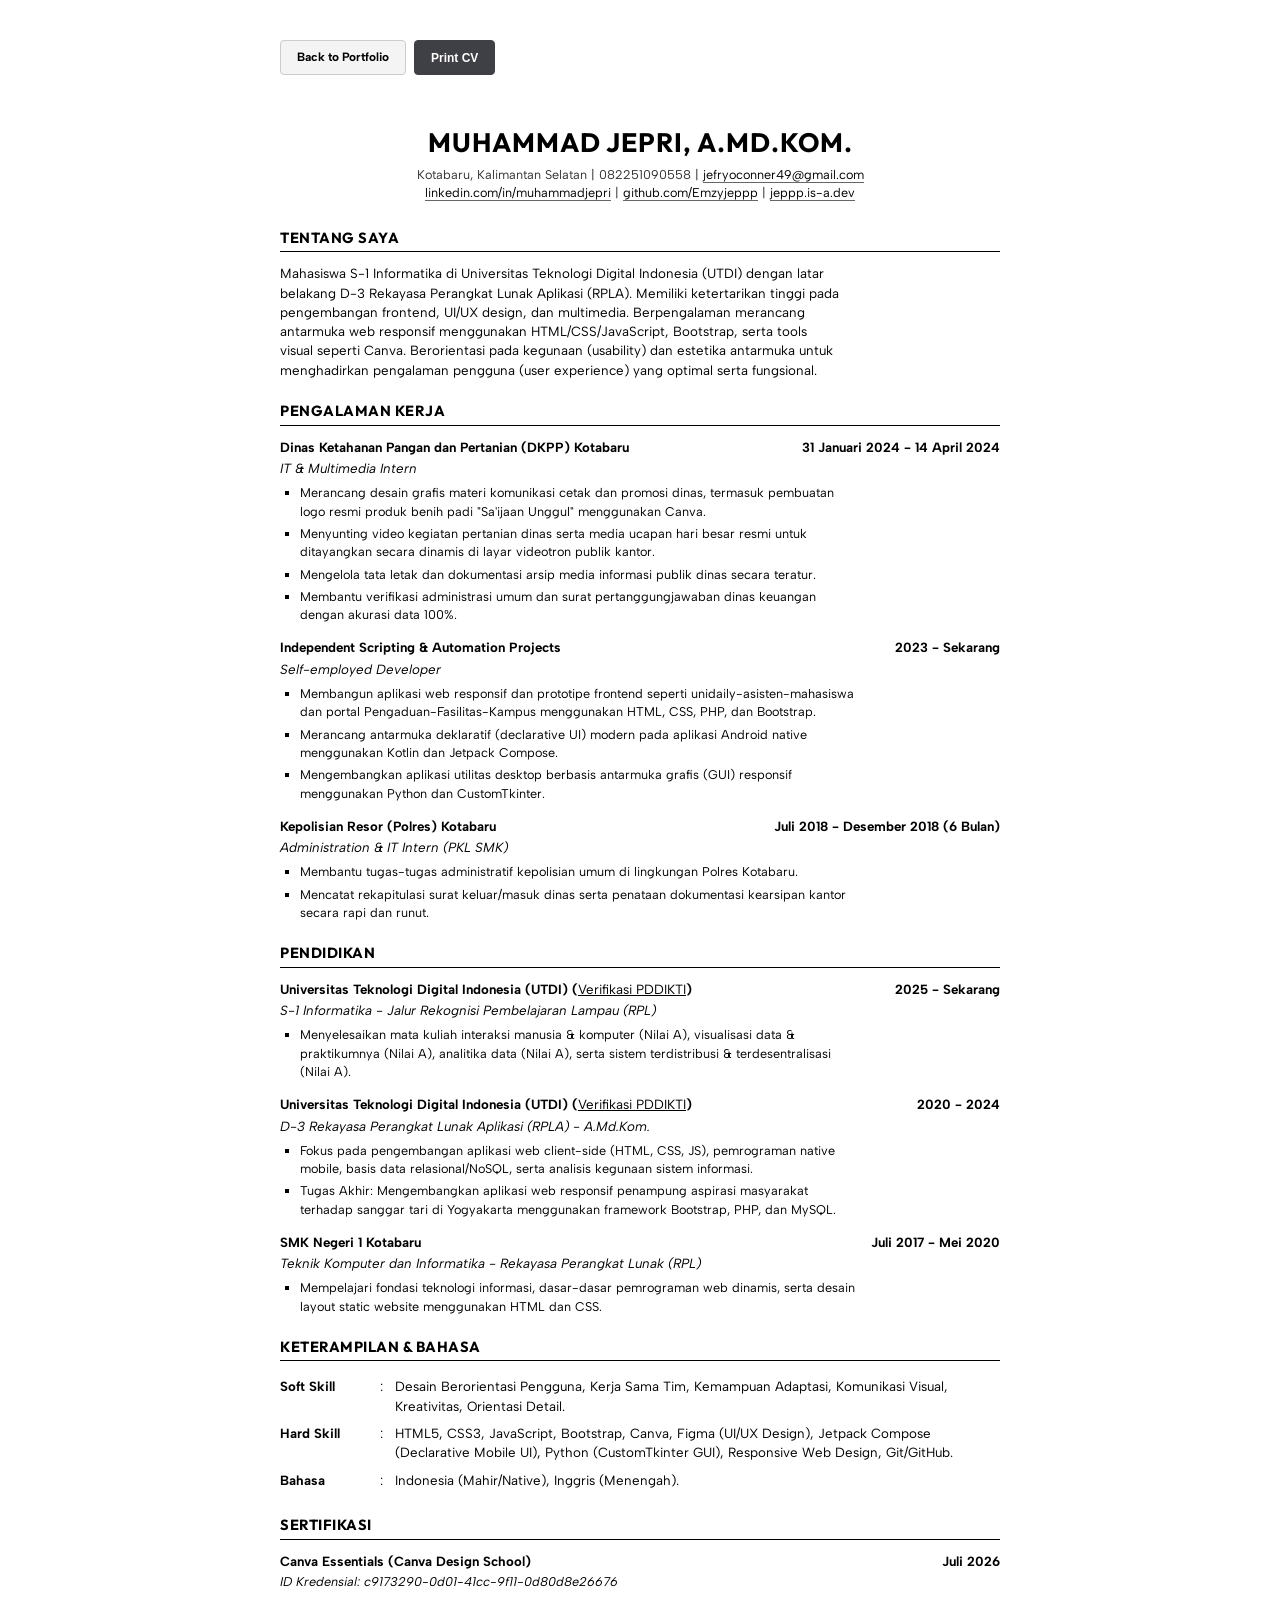
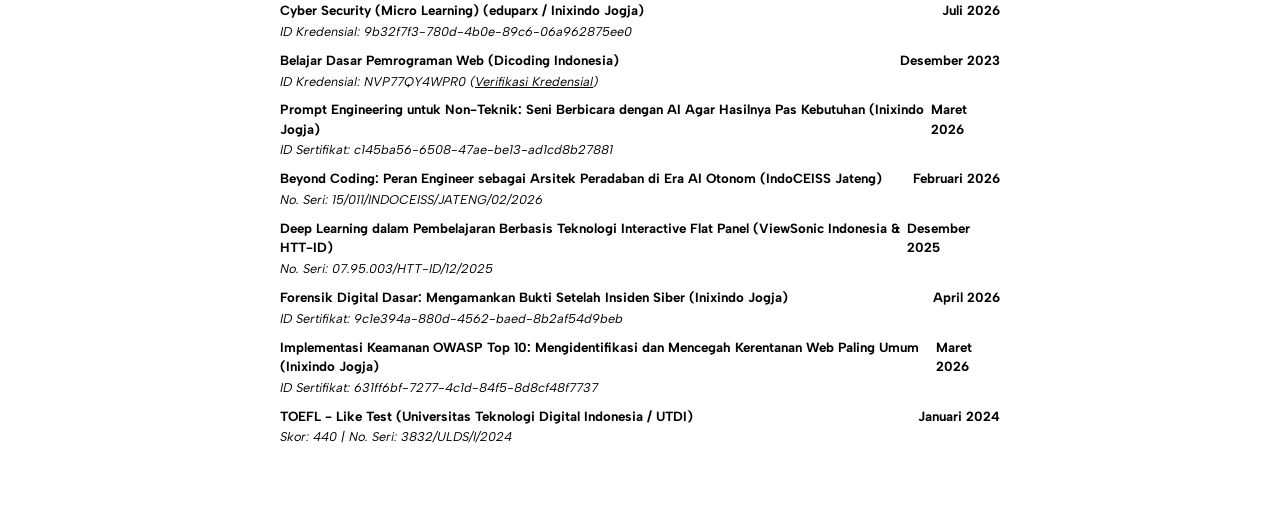
<file: cv-design.html>
<!DOCTYPE html>
<html lang="en">
<head>
    <meta charset="UTF-8">
    <meta name="viewport" content="width=device-width, initial-scale=1.0">
    <title>Muhammad Jepri - CV ATS (Frontend & Multimedia)</title>
    <!-- Google Fonts - Albert Sans & Outfit -->
    <link rel="preconnect" href="https://fonts.googleapis.com">
    <link rel="preconnect" href="https://fonts.gstatic.com" crossorigin>
    <link href="https://fonts.googleapis.com/css2?family=Albert+Sans:wght@300;400;500;600;700&display=swap" rel="stylesheet">
    <link href="https://fonts.googleapis.com/css2?family=Outfit:wght@400;500;600;700;800&display=swap" rel="stylesheet">
    <style>
        /* CSS Reset & Print-friendly Styles */
        * {
            margin: 0;
            padding: 0;
            box-sizing: border-box;
        }
        body {
            font-family: 'Albert Sans', -apple-system, BlinkMacSystemFont, "Segoe UI", Roboto, Helvetica, Arial, sans-serif;
            color: #000;
            background-color: #fff;
            line-height: 1.45;
            padding: 2.5rem;
            max-width: 800px;
            margin: 0 auto;
            font-size: 11pt;
        }
        h1, h2, h3, h4 {
            font-family: 'Outfit', sans-serif;
            color: #000;
        }
        
        /* Header section */
        .header {
            text-align: center;
            margin-bottom: 1.5rem;
        }
        .header h1 {
            font-size: 20pt;
            font-weight: bold;
            text-transform: uppercase;
            letter-spacing: 1px;
            margin-bottom: 0.25rem;
        }
        .header p {
            font-size: 9.5pt;
            color: #333;
        }
        .header a {
            color: #000;
            text-decoration: none;
            border-bottom: 1px solid #666;
        }

        /* Section styles */
        .section {
            margin-bottom: 1.25rem;
        }
        .section-title {
            font-size: 11pt;
            font-weight: bold;
            text-transform: uppercase;
            border-bottom: 1px solid #000;
            padding-bottom: 0.2rem;
            margin-bottom: 0.75rem;
            letter-spacing: 0.5px;
        }
        .section p {
            font-size: 10pt;
            text-align: left;
            max-width: 70ch;
        }

        /* Job & Education entries */
        .entry {
            margin-bottom: 0.85rem;
        }
        .entry-header {
            display: flex;
            justify-content: space-between;
            font-weight: bold;
            font-size: 10pt;
            margin-bottom: 0.15rem;
        }
        .entry-title {
            font-size: 10pt;
            font-style: italic;
            font-weight: normal;
            margin-bottom: 0.35rem;
        }
        .entry ul {
            margin-left: 1.25rem;
            list-style-type: square;
        }
        .entry li {
            font-size: 9.5pt;
            margin-bottom: 0.25rem;
            text-align: left;
            max-width: 70ch;
        }

        /* Skills section */
        .skills-table {
            width: 100%;
            border-collapse: collapse;
            font-size: 10pt;
            margin-top: 0.25rem;
        }
        .skills-table td {
            padding: 0.25rem 0;
            vertical-align: top;
            text-align: left;
        }
        .skill-label {
            width: 100px;
            font-weight: bold;
            color: #000;
        }
        .skill-colon {
            width: 15px;
            text-align: left;
        }

        /* Page-break utility for printing */
        @media print {
            body {
                padding: 0;
                margin: 0;
            }
            .no-print {
                display: none;
            }
        }
        
        /* Interactive browser view only button */
        .no-print-btn {
            display: inline-block;
            margin-bottom: 1.5rem;
            padding: 0.5rem 1rem;
            background-color: #000;
            color: #fff;
            text-decoration: none;
            border-radius: 4px;
            font-size: 9pt;
            font-weight: bold;
            cursor: pointer;
            border: none;
            transition: transform 0.15s ease, background-color 0.15s ease;
        }
        .no-print-btn:focus {
            outline: none;
        }
        .no-print-btn:focus-visible {
            outline: 2px solid #000;
            outline-offset: 2px;
        }
        .no-print-btn:hover {
            background-color: #333;
        }
        .no-print-btn:active {
            transform: scale(0.97);
        }
    </style>
</head>
<body>
    <!-- Action buttons for browser view -->
    <div class="header no-print" style="text-align: left; margin-bottom: 1.5rem; display: flex; gap: 0.5rem; flex-wrap: wrap;">
        <a href="index.html" class="no-print-btn" style="background-color: #f4f4f5; color: #000; border: 1px solid #ccc;">Back to Portfolio</a>
        <button onclick="window.print()" class="no-print-btn" style="background-color: #3f3f46; color: #fff; border: 1px solid #3f3f46;">Print CV</button>
    </div>

    <div class="header">
        <h1>Muhammad Jepri, A.Md.Kom.</h1>
        <p>Kotabaru, Kalimantan Selatan | 082251090558 | <a href="mailto:jefryoconner49@gmail.com">jefryoconner49@gmail.com</a></p>
        <p><a href="https://www.linkedin.com/in/muhammadjepri/" target="_blank">linkedin.com/in/muhammadjepri</a> | <a href="https://github.com/Emzyjeppp" target="_blank">github.com/Emzyjeppp</a> | <a href="https://jeppp.is-a.dev" target="_blank">jeppp.is-a.dev</a></p>
    </div>

    <div class="section">
        <h2 class="section-title">Tentang Saya</h2>
        <p>
            Mahasiswa S-1 Informatika di Universitas Teknologi Digital Indonesia (UTDI) dengan latar belakang D-3 Rekayasa Perangkat Lunak Aplikasi (RPLA). Memiliki ketertarikan tinggi pada pengembangan frontend, UI/UX design, dan multimedia. Berpengalaman merancang antarmuka web responsif menggunakan HTML/CSS/JavaScript, Bootstrap, serta tools visual seperti Canva. Berorientasi pada kegunaan (usability) dan estetika antarmuka untuk menghadirkan pengalaman pengguna (user experience) yang optimal serta fungsional.
        </p>
    </div>

    <div class="section">
        <h2 class="section-title">Pengalaman Kerja</h2>
        
        <div class="entry">
            <div class="entry-header">
                <span>Dinas Ketahanan Pangan dan Pertanian (DKPP) Kotabaru</span>
                <span>31 Januari 2024 - 14 April 2024</span>
            </div>
            <div class="entry-title">IT & Multimedia Intern</div>
            <ul>
                <li>Merancang desain grafis materi komunikasi cetak dan promosi dinas, termasuk pembuatan logo resmi produk benih padi "Sa'ijaan Unggul" menggunakan Canva.</li>
                <li>Menyunting video kegiatan pertanian dinas serta media ucapan hari besar resmi untuk ditayangkan secara dinamis di layar videotron publik kantor.</li>
                <li>Mengelola tata letak dan dokumentasi arsip media informasi publik dinas secara teratur.</li>
                <li>Membantu verifikasi administrasi umum dan surat pertanggungjawaban dinas keuangan dengan akurasi data 100%.</li>
            </ul>
        </div>

        <div class="entry">
            <div class="entry-header">
                <span>Independent Scripting & Automation Projects</span>
                <span>2023 - Sekarang</span>
            </div>
            <div class="entry-title">Self-employed Developer</div>
            <ul>
                <li>Membangun aplikasi web responsif dan prototipe frontend seperti unidaily-asisten-mahasiswa dan portal Pengaduan-Fasilitas-Kampus menggunakan HTML, CSS, PHP, dan Bootstrap.</li>
                <li>Merancang antarmuka deklaratif (declarative UI) modern pada aplikasi Android native menggunakan Kotlin dan Jetpack Compose.</li>
                <li>Mengembangkan aplikasi utilitas desktop berbasis antarmuka grafis (GUI) responsif menggunakan Python dan CustomTkinter.</li>
            </ul>
        </div>

        <div class="entry">
            <div class="entry-header">
                <span>Kepolisian Resor (Polres) Kotabaru</span>
                <span>Juli 2018 - Desember 2018 (6 Bulan)</span>
            </div>
            <div class="entry-title">Administration & IT Intern (PKL SMK)</div>
            <ul>
                <li>Membantu tugas-tugas administratif kepolisian umum di lingkungan Polres Kotabaru.</li>
                <li>Mencatat rekapitulasi surat keluar/masuk dinas serta penataan dokumentasi kearsipan kantor secara rapi dan runut.</li>
            </ul>
        </div>
    </div>

    <div class="section">
        <h2 class="section-title">Pendidikan</h2>

        <div class="entry">
            <div class="entry-header">
                <span>Universitas Teknologi Digital Indonesia (UTDI) (<a href="https://pddikti.kemdiktisaintek.go.id/detail-mahasiswa/1EM2RLEza9GsHXyy-v89owwIK5X4exiiJ-73nF_fQ1BW6tYCa4KOVG_jK9c9vvH5I3FgDg==" target="_blank" style="color: inherit; text-decoration: underline; font-weight: normal;">Verifikasi PDDIKTI</a>)</span>
                <span>2025 - Sekarang</span>
            </div>
            <div class="entry-title">S-1 Informatika - Jalur Rekognisi Pembelajaran Lampau (RPL)</div>
            <ul>
                <li>Menyelesaikan mata kuliah interaksi manusia & komputer (Nilai A), visualisasi data & praktikumnya (Nilai A), analitika data (Nilai A), serta sistem terdistribusi & terdesentralisasi (Nilai A).</li>
            </ul>
        </div>

        <div class="entry">
            <div class="entry-header">
                <span>Universitas Teknologi Digital Indonesia (UTDI) (<a href="https://pddikti.kemdiktisaintek.go.id/detail-mahasiswa/FiaRgfbsAJH0ipG66eCQztDOOsciMIt-xgTX12J9G3hoqqx-gh0_aRdXz90w3Z_FBN8l5A==" target="_blank" style="color: inherit; text-decoration: underline; font-weight: normal;">Verifikasi PDDIKTI</a>)</span>
                <span>2020 - 2024</span>
            </div>
            <div class="entry-title">D-3 Rekayasa Perangkat Lunak Aplikasi (RPLA) - A.Md.Kom.</div>
            <ul>
                <li>Fokus pada pengembangan aplikasi web client-side (HTML, CSS, JS), pemrograman native mobile, basis data relasional/NoSQL, serta analisis kegunaan sistem informasi.</li>
                <li>Tugas Akhir: Mengembangkan aplikasi web responsif penampung aspirasi masyarakat terhadap sanggar tari di Yogyakarta menggunakan framework Bootstrap, PHP, dan MySQL.</li>
            </ul>
        </div>

        <div class="entry">
            <div class="entry-header">
                <span>SMK Negeri 1 Kotabaru</span>
                <span>Juli 2017 - Mei 2020</span>
            </div>
            <div class="entry-title">Teknik Komputer dan Informatika - Rekayasa Perangkat Lunak (RPL)</div>
            <ul>
                <li>Mempelajari fondasi teknologi informasi, dasar-dasar pemrograman web dinamis, serta desain layout static website menggunakan HTML dan CSS.</li>
            </ul>
        </div>
    </div>

    <div class="section">
        <h2 class="section-title">Keterampilan & Bahasa</h2>
        
        <table class="skills-table">
            <tr>
                <td class="skill-label">Soft Skill</td>
                <td class="skill-colon">:</td>
                <td>Desain Berorientasi Pengguna, Kerja Sama Tim, Kemampuan Adaptasi, Komunikasi Visual, Kreativitas, Orientasi Detail.</td>
            </tr>
            <tr>
                <td class="skill-label">Hard Skill</td>
                <td class="skill-colon">:</td>
                <td>HTML5, CSS3, JavaScript, Bootstrap, Canva, Figma (UI/UX Design), Jetpack Compose (Declarative Mobile UI), Python (CustomTkinter GUI), Responsive Web Design, Git/GitHub.</td>
            </tr>
            <tr>
                <td class="skill-label">Bahasa</td>
                <td class="skill-colon">:</td>
                <td>Indonesia (Mahir/Native), Inggris (Menengah).</td>
            </tr>
        </table>
    </div>

    <div class="section">
        <h2 class="section-title">Sertifikasi</h2>
        
        <div class="entry" style="margin-bottom: 0.6rem;">
            <div class="entry-header">
                <span>Canva Essentials (Canva Design School)</span>
                <span>Juli 2026</span>
            </div>
            <div class="entry-title" style="margin-bottom: 0px; font-size: 9.5pt;">
                ID Kredensial: c9173290-0d01-41cc-9f11-0d80d8e26676
            </div>
        </div>

        <div class="entry" style="margin-bottom: 0.6rem;">
            <div class="entry-header">
                <span>Cyber Security (Micro Learning) (eduparx / Inixindo Jogja)</span>
                <span>Juli 2026</span>
            </div>
            <div class="entry-title" style="margin-bottom: 0px; font-size: 9.5pt;">
                ID Kredensial: 9b32f7f3-780d-4b0e-89c6-06a962875ee0
            </div>
        </div>

        <div class="entry" style="margin-bottom: 0.6rem;">
            <div class="entry-header">
                <span>Belajar Dasar Pemrograman Web (Dicoding Indonesia)</span>
                <span>Desember 2023</span>
            </div>
            <div class="entry-title" style="margin-bottom: 0px; font-size: 9.5pt;">
                ID Kredensial: NVP77QY4WPR0 (<a href="https://dicoding.com/certificates/NVP77QY4WPR0" target="_blank" style="color: inherit; text-decoration: underline;">Verifikasi Kredensial</a>)
            </div>
        </div>

        <div class="entry" style="margin-bottom: 0.6rem;">
            <div class="entry-header">
                <span>Prompt Engineering untuk Non-Teknik: Seni Berbicara dengan AI Agar Hasilnya Pas Kebutuhan (Inixindo Jogja)</span>
                <span>Maret 2026</span>
            </div>
            <div class="entry-title" style="margin-bottom: 0px; font-size: 9.5pt;">
                ID Sertifikat: c145ba56-6508-47ae-be13-ad1cd8b27881
            </div>
        </div>

        <div class="entry" style="margin-bottom: 0.6rem;">
            <div class="entry-header">
                <span>Beyond Coding: Peran Engineer sebagai Arsitek Peradaban di Era AI Otonom (IndoCEISS Jateng)</span>
                <span>Februari 2026</span>
            </div>
            <div class="entry-title" style="margin-bottom: 0px; font-size: 9.5pt;">
                No. Seri: 15/011/INDOCEISS/JATENG/02/2026
            </div>
        </div>

        <div class="entry" style="margin-bottom: 0.6rem;">
            <div class="entry-header">
                <span>Deep Learning dalam Pembelajaran Berbasis Teknologi Interactive Flat Panel (ViewSonic Indonesia & HTT-ID)</span>
                <span>Desember 2025</span>
            </div>
            <div class="entry-title" style="margin-bottom: 0px; font-size: 9.5pt;">
                No. Seri: 07.95.003/HTT-ID/12/2025
            </div>
        </div>

        <div class="entry" style="margin-bottom: 0.6rem;">
            <div class="entry-header">
                <span>Forensik Digital Dasar: Mengamankan Bukti Setelah Insiden Siber (Inixindo Jogja)</span>
                <span>April 2026</span>
            </div>
            <div class="entry-title" style="margin-bottom: 0px; font-size: 9.5pt;">
                ID Sertifikat: 9c1e394a-880d-4562-baed-8b2af54d9beb
            </div>
        </div>

        <div class="entry" style="margin-bottom: 0.6rem;">
            <div class="entry-header">
                <span>Implementasi Keamanan OWASP Top 10: Mengidentifikasi dan Mencegah Kerentanan Web Paling Umum (Inixindo Jogja)</span>
                <span>Maret 2026</span>
            </div>
            <div class="entry-title" style="margin-bottom: 0px; font-size: 9.5pt;">
                ID Sertifikat: 631ff6bf-7277-4c1d-84f5-8d8cf48f7737
            </div>
        </div>

        <div class="entry" style="margin-bottom: 0.6rem;">
            <div class="entry-header">
                <span>TOEFL - Like Test (Universitas Teknologi Digital Indonesia / UTDI)</span>
                <span>Januari 2024</span>
            </div>
            <div class="entry-title" style="margin-bottom: 0px; font-size: 9.5pt;">
                Skor: 440 | No. Seri: 3832/ULDS/I/2024
            </div>
        </div>
    </div>
</body>
</html>
</file>
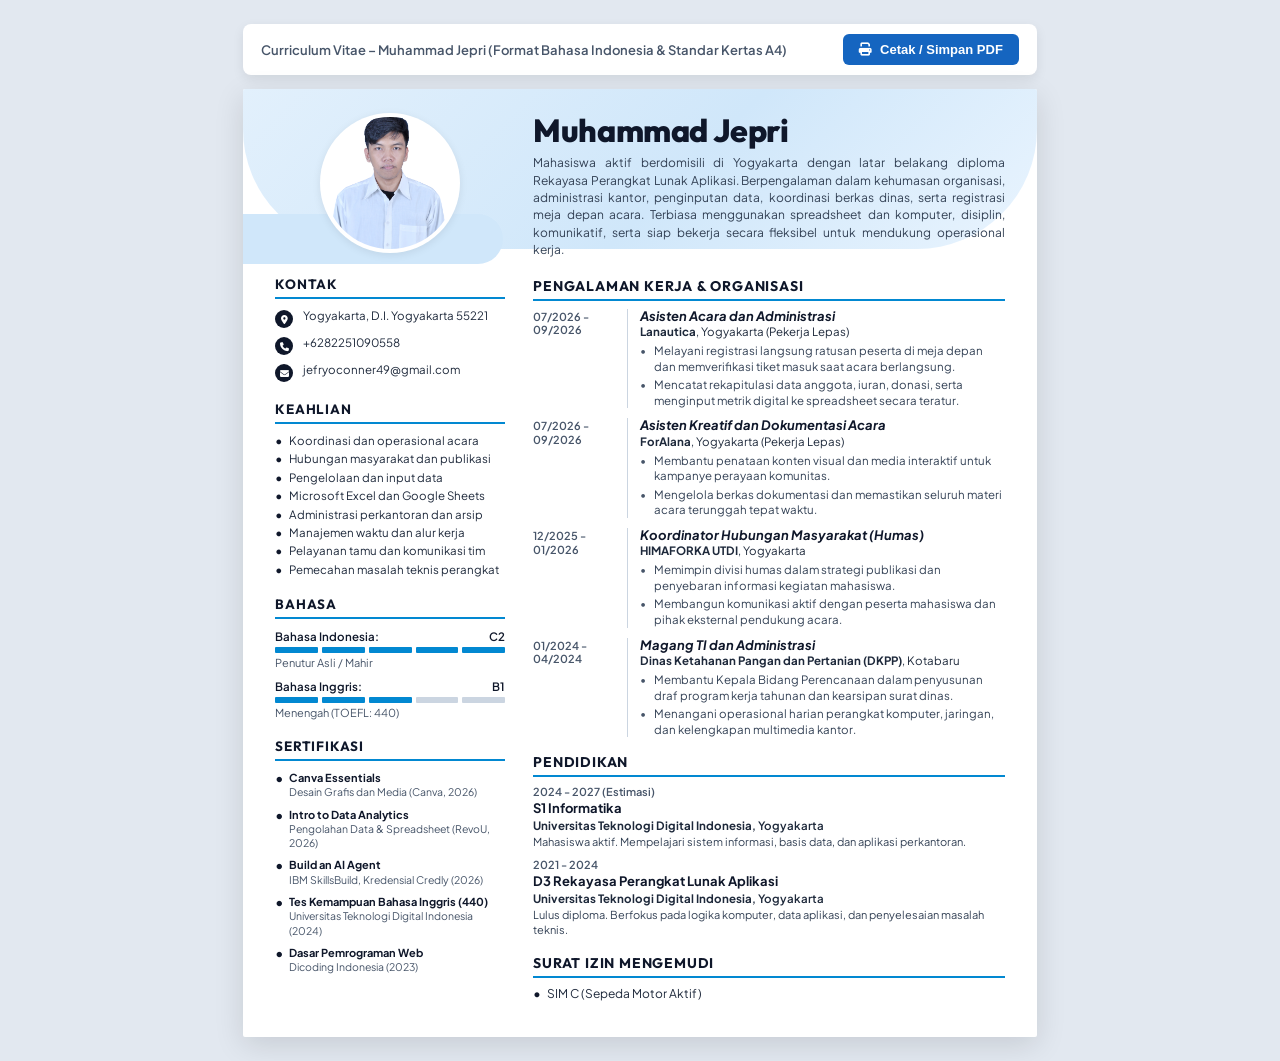
<file: cv-friendly.html>
<!DOCTYPE html>
<html lang="id">
<head>
    <meta charset="UTF-8">
    <meta name="viewport" content="width=device-width, initial-scale=1.0">
    <title>Muhammad Jepri - Curriculum Vitae</title>
    <link rel="preconnect" href="https://fonts.googleapis.com">
    <link rel="preconnect" href="https://fonts.gstatic.com" crossorigin>
    <link href="https://fonts.googleapis.com/css2?family=Outfit:wght@600;700;800&family=Plus+Jakarta+Sans:ital,wght@0,400;0,500;0,600;0,700;1,400&display=swap" rel="stylesheet">
    <link rel="stylesheet" href="https://cdnjs.cloudflare.com/ajax/libs/font-awesome/6.5.1/css/all.min.css">

    <style>
        :root {
            --primary-blue: #1565C0;
            --accent-wave: #D7ECFB;
            --line-blue: #0288D1;
            --text-title: #0F172A;
            --text-body: #1E293B;
            --text-sub: #475569;
            --bar-empty: #CBD5E1;
            --bar-fill: #0288D1;
        }

        * {
            box-sizing: border-box;
            margin: 0;
            padding: 0;
            -webkit-print-color-adjust: exact !important;
            print-color-adjust: exact !important;
        }

        body {
            background-color: #E2E8F0;
            color: var(--text-body);
            font-family: 'Plus Jakarta Sans', sans-serif;
            display: flex;
            flex-direction: column;
            align-items: center;
            padding: 24px 12px;
        }

        /* Top Action Bar (Screen Only) */
        .action-bar {
            width: 210mm;
            max-width: 100%;
            display: flex;
            justify-content: space-between;
            align-items: center;
            background: #FFFFFF;
            padding: 10px 18px;
            border-radius: 8px;
            box-shadow: 0 4px 12px rgba(0,0,0,0.08);
            margin-bottom: 14px;
        }

        .action-bar .info {
            font-size: 13px;
            color: var(--text-sub);
            font-weight: 600;
        }

        .action-bar .btn-print {
            background: var(--primary-blue);
            color: #FFFFFF;
            border: none;
            padding: 8px 16px;
            border-radius: 6px;
            font-size: 13px;
            font-weight: 600;
            cursor: pointer;
            display: inline-flex;
            align-items: center;
            gap: 8px;
        }

        /* NATURAL CV SHEET (NO EXTRA BOTTOM SPACE) */
        .page {
            width: 210mm;
            max-width: 100%;
            background: #FFFFFF;
            box-shadow: 0 8px 30px rgba(0,0,0,0.12);
            position: relative;
            overflow: hidden;
            display: flex;
            flex-direction: column;
            border-radius: 2px;
        }

        /* TOP BLUE WAVE BACKGROUND */
        .wave-banner {
            position: absolute;
            top: 0;
            left: 0;
            width: 100%;
            height: 160px;
            background: linear-gradient(135deg, #E2F0FC 0%, #D0E7FA 55%, #E9F4FE 100%);
            border-bottom-left-radius: 120px;
            border-bottom-right-radius: 120px;
            z-index: 1;
        }

        .wave-banner::after {
            content: "";
            position: absolute;
            left: 0;
            bottom: -15px;
            width: 260px;
            height: 50px;
            background: #D0E7FA;
            border-top-right-radius: 100px;
            border-bottom-right-radius: 100px;
            z-index: 1;
        }

        /* TWO COLUMN CONTAINER */
        .container {
            position: relative;
            z-index: 2;
            display: flex;
            flex-direction: row;
            width: 100%;
            padding: 24px 32px 36px 32px;
            gap: 28px;
        }

        /* LEFT SIDEBAR */
        .sidebar {
            width: 230px;
            flex-shrink: 0;
            display: flex;
            flex-direction: column;
            gap: 18px;
        }

        .avatar-wrap {
            width: 140px;
            height: 140px;
            border-radius: 50%;
            background: #FFFFFF;
            padding: 4px;
            box-shadow: 0 2px 8px rgba(0, 0, 0, 0.08);
            margin: 0 auto 4px;
            overflow: hidden;
        }

        .avatar-img {
            width: 100%;
            height: 100%;
            border-radius: 50%;
            object-fit: cover;
            display: block;
        }

        .side-section {
            display: flex;
            flex-direction: column;
            gap: 8px;
        }

        .side-title {
            font-family: 'Outfit', sans-serif;
            font-size: 13.5px;
            font-weight: 700;
            text-transform: uppercase;
            letter-spacing: 0.8px;
            color: var(--text-title);
            border-bottom: 2px solid var(--line-blue);
            padding-bottom: 4px;
            margin-bottom: 2px;
        }

        /* Contact Details */
        .contact-row {
            display: flex;
            align-items: flex-start;
            gap: 10px;
            font-size: 11.5px;
            color: var(--text-body);
            line-height: 1.3;
        }

        .contact-ico {
            width: 18px;
            height: 18px;
            background: #0F172A;
            color: #FFFFFF;
            border-radius: 50%;
            display: flex;
            align-items: center;
            justify-content: center;
            font-size: 9px;
            flex-shrink: 0;
            margin-top: 1px;
        }

        /* Skills Bullets */
        .skills-list {
            list-style: none;
            display: flex;
            flex-direction: column;
            gap: 4px;
            font-size: 11.5px;
            color: var(--text-body);
            line-height: 1.25;
        }

        .skills-list li {
            position: relative;
            padding-left: 14px;
        }

        .skills-list li::before {
            content: "•";
            position: absolute;
            left: 0;
            color: #0F172A;
            font-weight: bold;
        }

        /* Languages Progress Bar */
        .lang-group {
            display: flex;
            flex-direction: column;
            gap: 10px;
        }

        .lang-box {
            display: flex;
            flex-direction: column;
            gap: 3px;
        }

        .lang-head {
            display: flex;
            justify-content: space-between;
            font-size: 11.5px;
            font-weight: 600;
            color: var(--text-title);
        }

        .lang-bars {
            display: flex;
            gap: 4px;
            height: 6px;
        }

        .bar-seg {
            flex: 1;
            background: var(--bar-empty);
            border-radius: 1px;
        }

        .bar-seg.fill {
            background: var(--bar-fill);
        }

        .lang-sub {
            font-size: 11px;
            color: var(--text-sub);
        }

        /* Certifications List */
        .cert-list {
            list-style: none;
            display: flex;
            flex-direction: column;
            gap: 8px;
            font-size: 11px;
            line-height: 1.3;
        }

        .cert-item {
            position: relative;
            padding-left: 14px;
        }

        .cert-item::before {
            content: "•";
            position: absolute;
            left: 0;
            top: -1px;
            color: #0F172A;
            font-size: 13px;
            font-weight: bold;
        }

        .cert-name {
            font-weight: 700;
            color: var(--text-title);
        }

        .cert-issuer {
            color: var(--text-sub);
            font-size: 10.5px;
        }

        /* RIGHT MAIN CONTENT */
        .main-content {
            flex: 1;
            display: flex;
            flex-direction: column;
            gap: 16px;
        }

        /* Header Title & Summary */
        .header-box {
            display: flex;
            flex-direction: column;
            gap: 6px;
            margin-bottom: 2px;
        }

        .person-name {
            font-family: 'Outfit', sans-serif;
            font-size: 32px;
            font-weight: 800;
            color: var(--text-title);
            line-height: 1.1;
            letter-spacing: -0.4px;
        }

        .summary-para {
            font-size: 12px;
            color: #334155;
            line-height: 1.45;
            text-align: justify;
        }

        /* Section Title */
        .sec-title {
            font-family: 'Outfit', sans-serif;
            font-size: 14px;
            font-weight: 700;
            text-transform: uppercase;
            letter-spacing: 0.8px;
            color: var(--text-title);
            border-bottom: 2px solid var(--line-blue);
            padding-bottom: 4px;
            margin-bottom: 8px;
        }

        /* Experience Layout */
        .exp-container {
            display: flex;
            flex-direction: column;
            gap: 10px;
        }

        .exp-row {
            display: flex;
            flex-direction: row;
            gap: 12px;
        }

        .exp-date-col {
            width: 82px;
            flex-shrink: 0;
            font-size: 11px;
            font-weight: 600;
            color: var(--text-sub);
            padding-top: 1px;
            line-height: 1.25;
        }

        .exp-desc-col {
            flex: 1;
            border-left: 1.5px solid #CBD5E1;
            padding-left: 12px;
        }

        .exp-title {
            font-size: 13px;
            font-weight: 700;
            font-style: italic;
            color: var(--text-title);
            line-height: 1.2;
        }

        .exp-org {
            font-size: 11.5px;
            color: var(--text-body);
            margin-bottom: 4px;
        }

        .exp-ul {
            list-style: none;
            display: flex;
            flex-direction: column;
            gap: 3px;
            font-size: 11.5px;
            color: #334155;
            line-height: 1.35;
        }

        .exp-ul li {
            position: relative;
            padding-left: 14px;
        }

        .exp-ul li::before {
            content: "•";
            position: absolute;
            left: 0;
            color: var(--text-sub);
        }

        /* Education Layout */
        .edu-container {
            display: flex;
            flex-direction: column;
            gap: 8px;
        }

        .edu-row {
            display: flex;
            flex-direction: column;
            gap: 2px;
        }

        .edu-year-txt {
            font-size: 11px;
            font-weight: 600;
            color: var(--text-sub);
        }

        .edu-degree-txt {
            font-size: 13px;
            font-weight: 700;
            color: var(--text-title);
        }

        .edu-campus-txt {
            font-size: 11.5px;
            font-weight: 600;
            color: var(--text-body);
        }

        .edu-para-txt {
            font-size: 11px;
            color: #334155;
            line-height: 1.35;
        }

        /* Driving Licence */
        .lic-bullet {
            font-size: 12px;
            color: var(--text-body);
            padding-left: 14px;
            position: relative;
        }

        .lic-bullet::before {
            content: "•";
            position: absolute;
            left: 0;
            color: var(--text-title);
            font-weight: bold;
        }

        /* CLEAN A4 PRINT RULES */
        @media print {
            body {
                background: #FFFFFF !important;
                padding: 0 !important;
            }

            .action-bar {
                display: none !important;
            }

            .page {
                box-shadow: none !important;
                border: none !important;
                width: 100% !important;
                border-radius: 0 !important;
            }

            .container {
                padding: 20px 28px 24px 28px !important;
            }

            @page {
                size: A4 portrait;
                margin: 0mm !important;
            }
        }
    </style>
</head>
<body>

    <!-- Bar Aksi Layar -->
    <div class="action-bar">
        <div class="info">
            Curriculum Vitae – Muhammad Jepri (Format Bahasa Indonesia & Standar Kertas A4)
        </div>
        <button class="btn-print" onclick="window.print()">
            <i class="fa-solid fa-print"></i> Cetak / Simpan PDF
        </button>
    </div>

    <!-- Halaman CV -->
    <div class="page">
        <!-- Banner Wave Biru -->
        <div class="wave-banner"></div>

        <div class="container">
            <!-- SIDEBAR KIRI -->
            <aside class="sidebar">
                <div class="avatar-wrap">
                    <img src="./assets/profile.png" alt="Muhammad Jepri" class="avatar-img" onerror="this.src='./pfp.jpg'">
                </div>

                <!-- KONTAK -->
                <section class="side-section">
                    <h2 class="side-title">Kontak</h2>
                    <div class="contact-row">
                        <div class="contact-ico"><i class="fa-solid fa-location-dot"></i></div>
                        <div>Yogyakarta, D.I. Yogyakarta 55221</div>
                    </div>
                    <div class="contact-row">
                        <div class="contact-ico"><i class="fa-solid fa-phone"></i></div>
                        <div>+6282251090558</div>
                    </div>
                    <div class="contact-row">
                        <div class="contact-ico"><i class="fa-solid fa-envelope"></i></div>
                        <div style="word-break: break-all;">jefryoconner49@gmail.com</div>
                    </div>
                </section>

                <!-- KEAHLIAN -->
                <section class="side-section">
                    <h2 class="side-title">Keahlian</h2>
                    <ul class="skills-list">
                        <li>Koordinasi dan operasional acara</li>
                        <li>Hubungan masyarakat dan publikasi</li>
                        <li>Pengelolaan dan input data</li>
                        <li>Microsoft Excel dan Google Sheets</li>
                        <li>Administrasi perkantoran dan arsip</li>
                        <li>Manajemen waktu dan alur kerja</li>
                        <li>Pelayanan tamu dan komunikasi tim</li>
                        <li>Pemecahan masalah teknis perangkat</li>
                    </ul>
                </section>

                <!-- BAHASA -->
                <section class="side-section">
                    <h2 class="side-title">Bahasa</h2>
                    <div class="lang-group">
                        <div class="lang-box">
                            <div class="lang-head">
                                <span>Bahasa Indonesia:</span>
                                <span>C2</span>
                            </div>
                            <div class="lang-bars">
                                <div class="bar-seg fill"></div>
                                <div class="bar-seg fill"></div>
                                <div class="bar-seg fill"></div>
                                <div class="bar-seg fill"></div>
                                <div class="bar-seg fill"></div>
                            </div>
                            <div class="lang-sub">Penutur Asli / Mahir</div>
                        </div>

                        <div class="lang-box">
                            <div class="lang-head">
                                <span>Bahasa Inggris:</span>
                                <span>B1</span>
                            </div>
                            <div class="lang-bars">
                                <div class="bar-seg fill"></div>
                                <div class="bar-seg fill"></div>
                                <div class="bar-seg fill"></div>
                                <div class="bar-seg"></div>
                                <div class="bar-seg"></div>
                            </div>
                            <div class="lang-sub">Menengah (TOEFL: 440)</div>
                        </div>
                    </div>
                </section>

                <!-- SERTIFIKASI -->
                <section class="side-section">
                    <h2 class="side-title">Sertifikasi</h2>
                    <ul class="cert-list">
                        <li class="cert-item">
                            <span class="cert-name">Canva Essentials</span><br>
                            <span class="cert-issuer">Desain Grafis dan Media (Canva, 2026)</span>
                        </li>
                        <li class="cert-item">
                            <span class="cert-name">Intro to Data Analytics</span><br>
                            <span class="cert-issuer">Pengolahan Data & Spreadsheet (RevoU, 2026)</span>
                        </li>
                        <li class="cert-item">
                            <span class="cert-name">Build an AI Agent</span><br>
                            <span class="cert-issuer">IBM SkillsBuild, Kredensial Credly (2026)</span>
                        </li>
                        <li class="cert-item">
                            <span class="cert-name">Tes Kemampuan Bahasa Inggris (440)</span><br>
                            <span class="cert-issuer">Universitas Teknologi Digital Indonesia (2024)</span>
                        </li>
                        <li class="cert-item">
                            <span class="cert-name">Dasar Pemrograman Web</span><br>
                            <span class="cert-issuer">Dicoding Indonesia (2023)</span>
                        </li>
                    </ul>
                </section>
            </aside>

            <!-- KONTEN UTAMA KANAN -->
            <main class="main-content">
                <!-- NAMA & RINGKASAN -->
                <header class="header-box">
                    <h1 class="person-name">Muhammad Jepri</h1>
                    <p class="summary-para">
                        Mahasiswa aktif berdomisili di Yogyakarta dengan latar belakang diploma Rekayasa Perangkat Lunak Aplikasi. Berpengalaman dalam kehumasan organisasi, administrasi kantor, penginputan data, koordinasi berkas dinas, serta registrasi meja depan acara. Terbiasa menggunakan spreadsheet dan komputer, disiplin, komunikatif, serta siap bekerja secara fleksibel untuk mendukung operasional kerja.
                    </p>
                </header>

                <!-- PENGALAMAN KERJA & ORGANISASI -->
                <section>
                    <h2 class="sec-title">Pengalaman Kerja & Organisasi</h2>
                    <div class="exp-container">
                        <!-- Lanautica: Asisten Acara & Admin -->
                        <div class="exp-row">
                            <div class="exp-date-col">07/2026 - 09/2026</div>
                            <div class="exp-desc-col">
                                <div class="exp-title">Asisten Acara dan Administrasi</div>
                                <div class="exp-org"><strong>Lanautica</strong>, Yogyakarta (Pekerja Lepas)</div>
                                <ul class="exp-ul">
                                    <li>Melayani registrasi langsung ratusan peserta di meja depan dan memverifikasi tiket masuk saat acara berlangsung.</li>
                                    <li>Mencatat rekapitulasi data anggota, iuran, donasi, serta menginput metrik digital ke spreadsheet secara teratur.</li>
                                </ul>
                            </div>
                        </div>

                        <!-- ForAlana: Asisten Kreatif & Dokumentasi -->
                        <div class="exp-row">
                            <div class="exp-date-col">07/2026 - 09/2026</div>
                            <div class="exp-desc-col">
                                <div class="exp-title">Asisten Kreatif dan Dokumentasi Acara</div>
                                <div class="exp-org"><strong>ForAlana</strong>, Yogyakarta (Pekerja Lepas)</div>
                                <ul class="exp-ul">
                                    <li>Membantu penataan konten visual dan media interaktif untuk kampanye perayaan komunitas.</li>
                                    <li>Mengelola berkas dokumentasi dan memastikan seluruh materi acara terunggah tepat waktu.</li>
                                </ul>
                            </div>
                        </div>

                        <!-- Himaforka: Koordinator Humas -->
                        <div class="exp-row">
                            <div class="exp-date-col">12/2025 - 01/2026</div>
                            <div class="exp-desc-col">
                                <div class="exp-title">Koordinator Hubungan Masyarakat (Humas)</div>
                                <div class="exp-org"><strong>HIMAFORKA UTDI</strong>, Yogyakarta</div>
                                <ul class="exp-ul">
                                    <li>Memimpin divisi humas dalam strategi publikasi dan penyebaran informasi kegiatan mahasiswa.</li>
                                    <li>Membangun komunikasi aktif dengan peserta mahasiswa dan pihak eksternal pendukung acara.</li>
                                </ul>
                            </div>
                        </div>

                        <!-- Magang DKPP Kotabaru -->
                        <div class="exp-row">
                            <div class="exp-date-col">01/2024 - 04/2024</div>
                            <div class="exp-desc-col">
                                <div class="exp-title">Magang TI dan Administrasi</div>
                                <div class="exp-org"><strong>Dinas Ketahanan Pangan dan Pertanian (DKPP)</strong>, Kotabaru</div>
                                <ul class="exp-ul">
                                    <li>Membantu Kepala Bidang Perencanaan dalam penyusunan draf program kerja tahunan dan kearsipan surat dinas.</li>
                                    <li>Menangani operasional harian perangkat komputer, jaringan, dan kelengkapan multimedia kantor.</li>
                                </ul>
                            </div>
                        </div>
                    </div>
                </section>

                <!-- PENDIDIKAN -->
                <section>
                    <h2 class="sec-title">Pendidikan</h2>
                    <div class="edu-container">
                        <div class="edu-row">
                            <div class="edu-year-txt">2024 - 2027 (Estimasi)</div>
                            <div class="edu-degree-txt">S1 Informatika</div>
                            <div class="edu-campus-txt"><strong>Universitas Teknologi Digital Indonesia</strong>, Yogyakarta</div>
                            <p class="edu-para-txt">
                                Mahasiswa aktif. Mempelajari sistem informasi, basis data, dan aplikasi perkantoran.
                            </p>
                        </div>

                        <div class="edu-row">
                            <div class="edu-year-txt">2021 - 2024</div>
                            <div class="edu-degree-txt">D3 Rekayasa Perangkat Lunak Aplikasi</div>
                            <div class="edu-campus-txt"><strong>Universitas Teknologi Digital Indonesia</strong>, Yogyakarta</div>
                            <p class="edu-para-txt">
                                Lulus diploma. Berfokus pada logika komputer, data aplikasi, dan penyelesaian masalah teknis.
                            </p>
                        </div>
                    </div>
                </section>

                <!-- SURAT IZIN MENGEMUDI -->
                <section>
                    <h2 class="sec-title">Surat Izin Mengemudi</h2>
                    <div class="lic-bullet">SIM C (Sepeda Motor Aktif)</div>
                </section>
            </main>
        </div>
    </div>

</body>
</html>
</file>
